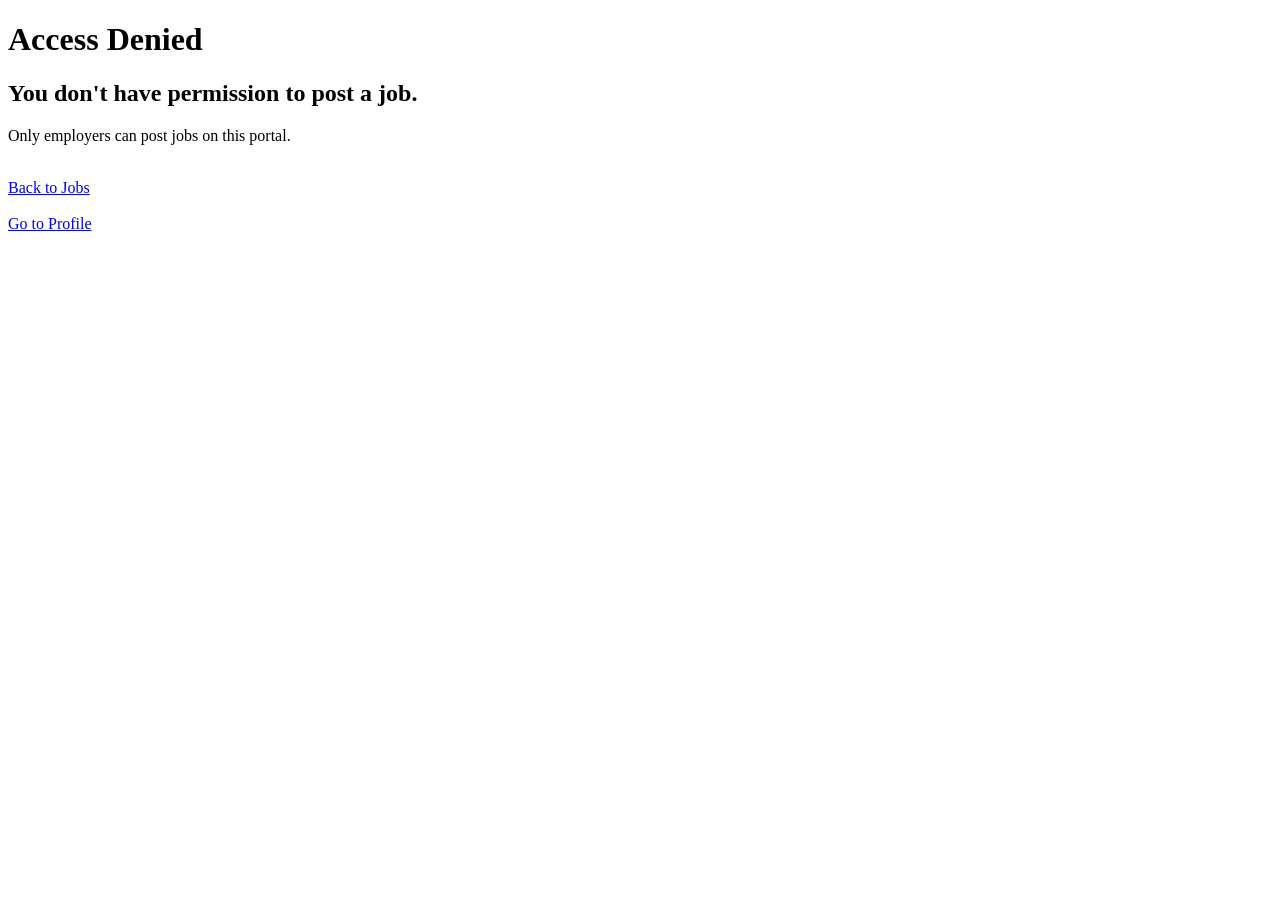
<file: src/main/resources/templates/access-denied.html>
<!DOCTYPE html>
<html xmlns:th="http://www.thymeleaf.org">

<head>
    <meta charset="UTF-8">
    <title>Access Denied</title>

    <link rel="stylesheet" th:href="@{/css/style.css}">
</head>

<body>

<div class="container">

    <h1>Access Denied</h1>

    <h2>You don't have permission to post a job.</h2>

    <p>
        Only employers can post jobs on this portal.
    </p>

    <br>

    <a href="/jobs">
        Back to Jobs
    </a>

    <br><br>

    <a href="/profile">
        Go to Profile
    </a>

</div>

</body>
</html>
</file>
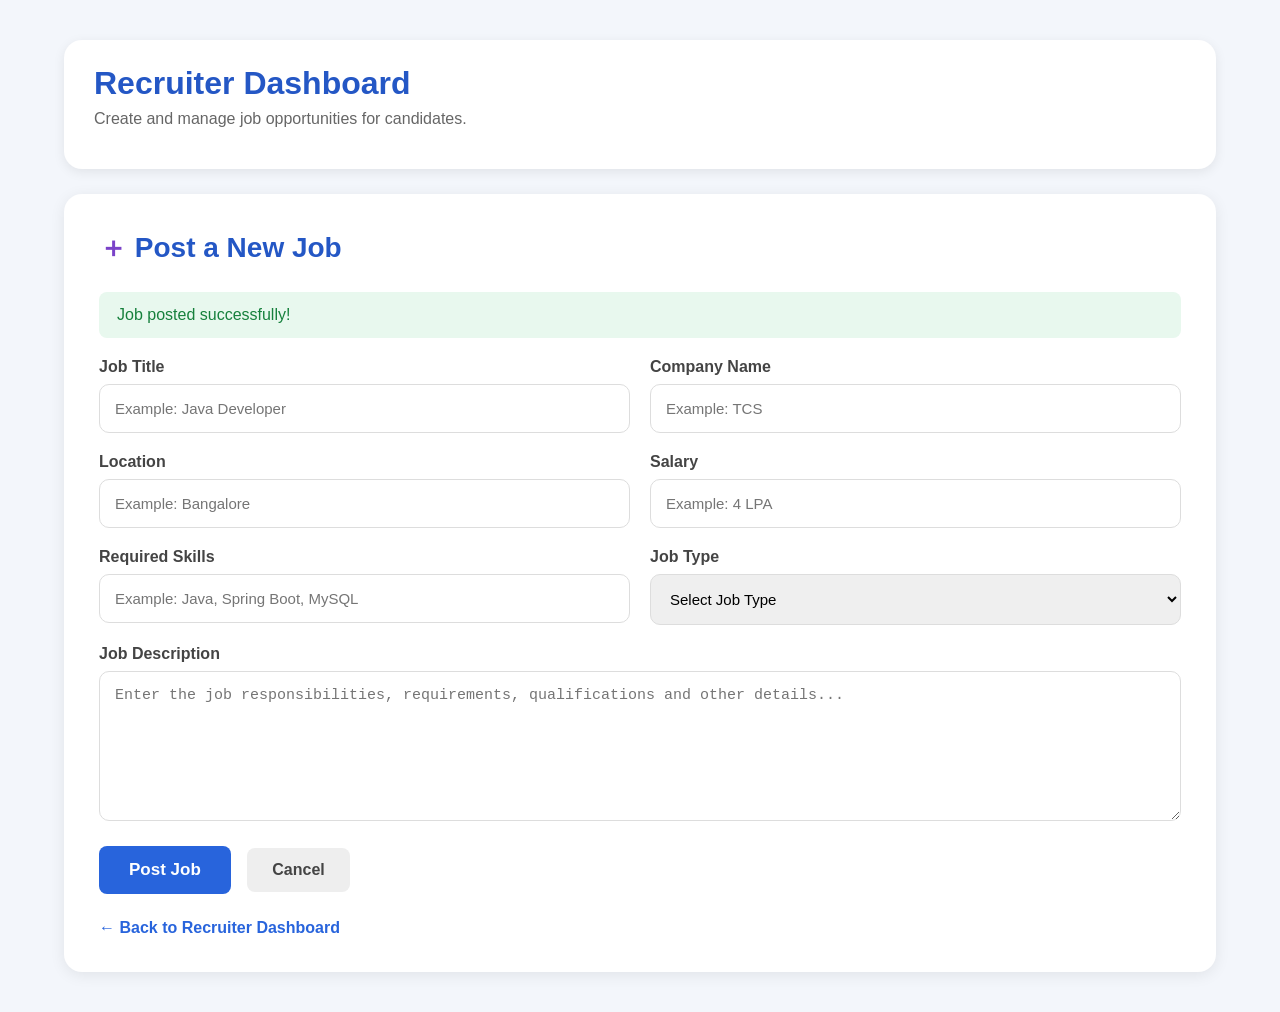
<file: src/main/resources/templates/add-job.html>
<!DOCTYPE html>
<html xmlns:th="http://www.thymeleaf.org">

<head>
    <meta charset="UTF-8">
    <title>Post a New Job - Recruiter</title>

    <link rel="stylesheet" th:href="@{/css/style.css}">

    <style>
        body {
            margin: 0;
            font-family: Arial, sans-serif;
            background: #f3f6fb;
            color: #333;
        }

        .page-container {
            width: 90%;
            max-width: 1200px;
            margin: 40px auto;
        }

        .page-header {
            background: white;
            padding: 25px 30px;
            border-radius: 18px;
            margin-bottom: 25px;
            box-shadow: 0 3px 12px rgba(0,0,0,0.08);
        }

        .page-header h1 {
            margin: 0;
            color: #2457c5;
            font-size: 32px;
        }

        .page-header p {
            margin-top: 8px;
            color: #666;
        }

        .job-card {
            background: white;
            padding: 35px;
            border-radius: 18px;
            box-shadow: 0 3px 15px rgba(0,0,0,0.08);
        }

        .job-card h2 {
            margin-top: 0;
            color: #2457c5;
            font-size: 28px;
            margin-bottom: 25px;
        }

        .job-card h2 span {
            color: #7a42c8;
        }

        .form-row {
            display: grid;
            grid-template-columns: 1fr 1fr;
            gap: 20px;
            margin-bottom: 20px;
        }

        .form-group {
            display: flex;
            flex-direction: column;
        }

        .form-group label {
            font-weight: bold;
            margin-bottom: 8px;
            color: #444;
        }

        .form-group input,
        .form-group select,
        .form-group textarea {
            width: 100%;
            box-sizing: border-box;
            padding: 15px;
            border: 1px solid #ddd;
            border-radius: 10px;
            font-size: 15px;
            outline: none;
        }

        .form-group input:focus,
        .form-group select:focus,
        .form-group textarea:focus {
            border-color: #2864dc;
        }

        .form-group textarea {
            min-height: 150px;
            resize: vertical;
        }

        .description {
            margin-bottom: 20px;
        }

        .button-area {
            margin-top: 25px;
        }

        .post-button {
            border: none;
            background: #2864dc;
            color: white;
            padding: 14px 30px;
            font-size: 17px;
            font-weight: bold;
            border-radius: 8px;
            cursor: pointer;
        }

        .post-button:hover {
            background: #174db7;
        }

        .cancel-button {
            display: inline-block;
            margin-left: 12px;
            padding: 13px 25px;
            border-radius: 8px;
            background: #eeeeee;
            color: #444;
            text-decoration: none;
            font-weight: bold;
        }

        .back-link {
            display: inline-block;
            margin-top: 25px;
            color: #2864dc;
            text-decoration: none;
            font-weight: bold;
        }

        .success-message {
            background: #e8f8ee;
            color: #16803c;
            padding: 14px 18px;
            border-radius: 8px;
            margin-bottom: 20px;
        }

        @media (max-width: 700px) {
            .page-container {
                width: 94%;
                margin: 20px auto;
            }

            .job-card {
                padding: 20px;
            }

            .form-row {
                grid-template-columns: 1fr;
                gap: 15px;
            }

            .page-header h1 {
                font-size: 25px;
            }

            .job-card h2 {
                font-size: 23px;
            }

            .cancel-button {
                margin-left: 0;
                margin-top: 10px;
            }
        }
    </style>
</head>

<body>

<div class="page-container">

    <div class="page-header">

        <h1>Recruiter Dashboard</h1>

        <p>
            Create and manage job opportunities for candidates.
        </p>

    </div>


    <div class="job-card">

        <h2>
            <span>＋</span> Post a New Job
        </h2>


        <p class="success-message"
           th:if="${param.success}">
            Job posted successfully!
        </p>


        <form th:action="@{/add-job}"
              th:object="${job}"
              method="post">

            <!-- CSRF -->

            <input type="hidden"
                   th:name="${_csrf.parameterName}"
                   th:value="${_csrf.token}">


            <!-- Job Title + Company -->

            <div class="form-row">

                <div class="form-group">

                    <label>Job Title</label>

                    <input type="text"
                           th:field="*{title}"
                           placeholder="Example: Java Developer"
                           required>

                </div>


                <div class="form-group">

                    <label>Company Name</label>

                    <input type="text"
                           th:field="*{company}"
                           placeholder="Example: TCS"
                           required>

                </div>

            </div>


            <!-- Location + Salary -->

            <div class="form-row">

                <div class="form-group">

                    <label>Location</label>

                    <input type="text"
                           th:field="*{location}"
                           placeholder="Example: Bangalore"
                           required>

                </div>


                <div class="form-group">

                    <label>Salary</label>

                    <input type="text"
                           th:field="*{salary}"
                           placeholder="Example: 4 LPA"
                           required>

                </div>

            </div>


            <!-- Skills + Job Type -->

            <div class="form-row">

                <div class="form-group">

                    <label>Required Skills</label>

                    <input type="text"
                           th:field="*{skills}"
                           placeholder="Example: Java, Spring Boot, MySQL"
                           required>

                </div>


                <div class="form-group">

                    <label>Job Type</label>

                    <select th:field="*{jobType}" required>

                        <option value="">
                            Select Job Type
                        </option>

                        <option value="Full Time">
                            Full Time
                        </option>

                        <option value="Part Time">
                            Part Time
                        </option>

                        <option value="Internship">
                            Internship
                        </option>

                        <option value="Contract">
                            Contract
                        </option>

                        <option value="Work From Home">
                            Work From Home
                        </option>

                    </select>

                </div>

            </div>


            <!-- Description -->

            <div class="form-group description">

                <label>Job Description</label>

                <textarea th:field="*{description}"
                          placeholder="Enter the job responsibilities, requirements, qualifications and other details..."
                          required></textarea>

            </div>


            <!-- Buttons -->

            <div class="button-area">

                <button type="submit"
                        class="post-button">
                    Post Job
                </button>

                <a href="/recruiter-dashboard"
                   class="cancel-button">
                    Cancel
                </a>

            </div>

        </form>


        <a href="/recruiter-dashboard"
           class="back-link">
            ← Back to Recruiter Dashboard
        </a>

    </div>

</div>

</body>
</html>
</file>
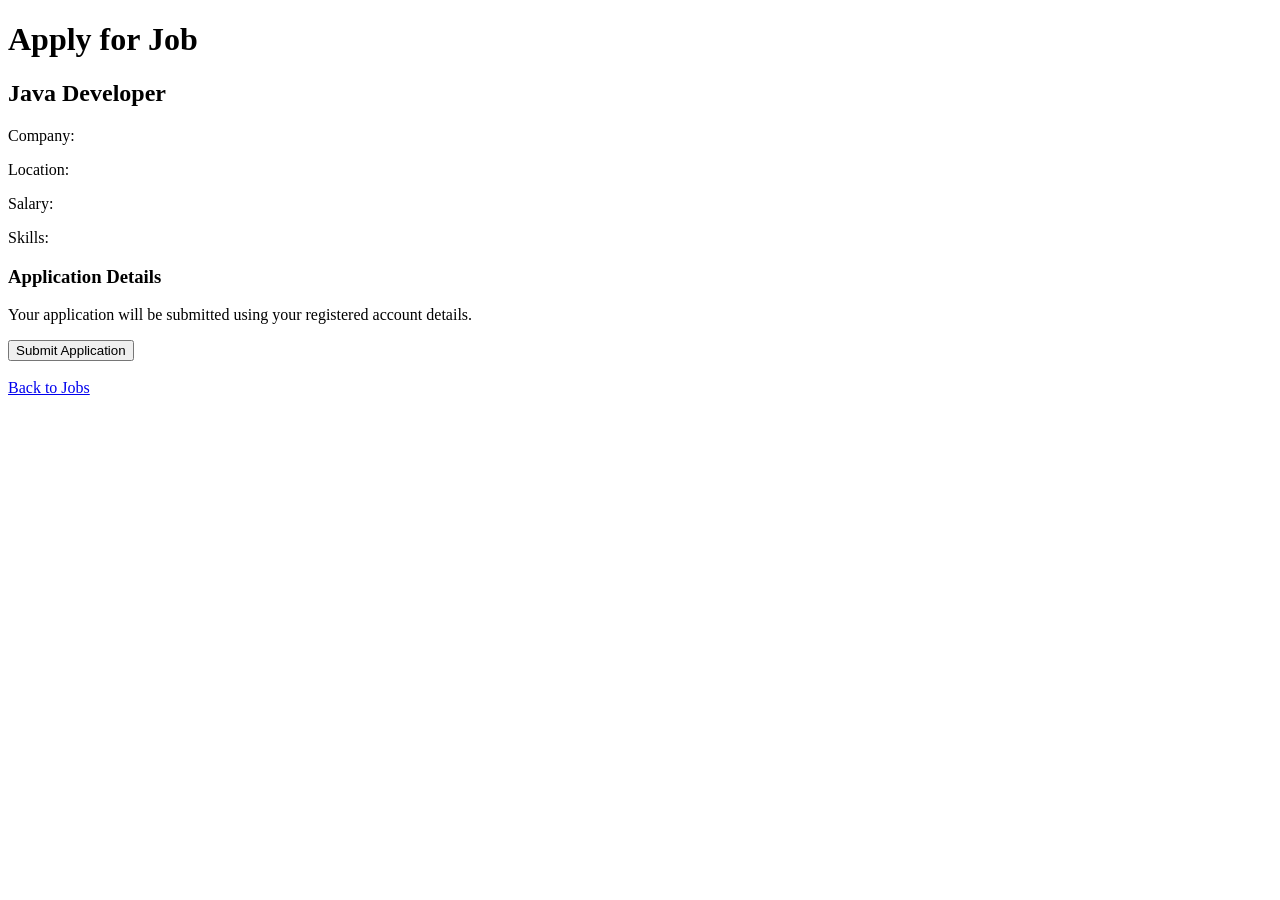
<file: src/main/resources/templates/apply.html>
<!DOCTYPE html>
<html xmlns:th="http://www.thymeleaf.org">

<head>

    <meta charset="UTF-8">

    <title>Apply for Job</title>

    <link rel="stylesheet" th:href="@{/css/style.css}">

</head>

<body>

<div class="form-container">

    <h1>Apply for Job</h1>

    <h2 th:text="${job.title}">
        Java Developer
    </h2>

    <p>
        Company:
        <b th:text="${job.company}"></b>
    </p>

    <p>
        Location:
        <b th:text="${job.location}"></b>
    </p>

    <p>
        Salary:
        <b th:text="${job.salary}"></b>
    </p>

    <p>
        Skills:
        <b th:text="${job.skills}"></b>
    </p>

    <form th:action="@{/apply}" method="post">

        <!-- CSRF Protection -->
        <input type="hidden"
               th:name="${_csrf.parameterName}"
               th:value="${_csrf.token}">

        <!-- Job information -->
        <input type="hidden"
               name="jobId"
               th:value="${job.id}">

        <input type="hidden"
               name="jobTitle"
               th:value="${job.title}">

        <h3>Application Details</h3>

        <p>
            Your application will be submitted using your
            registered account details.
        </p>

        <button type="submit" class="btn">
            Submit Application
        </button>

    </form>

    <br>

    <a href="/jobs">
        Back to Jobs
    </a>

</div>

</body>

</html>
</file>
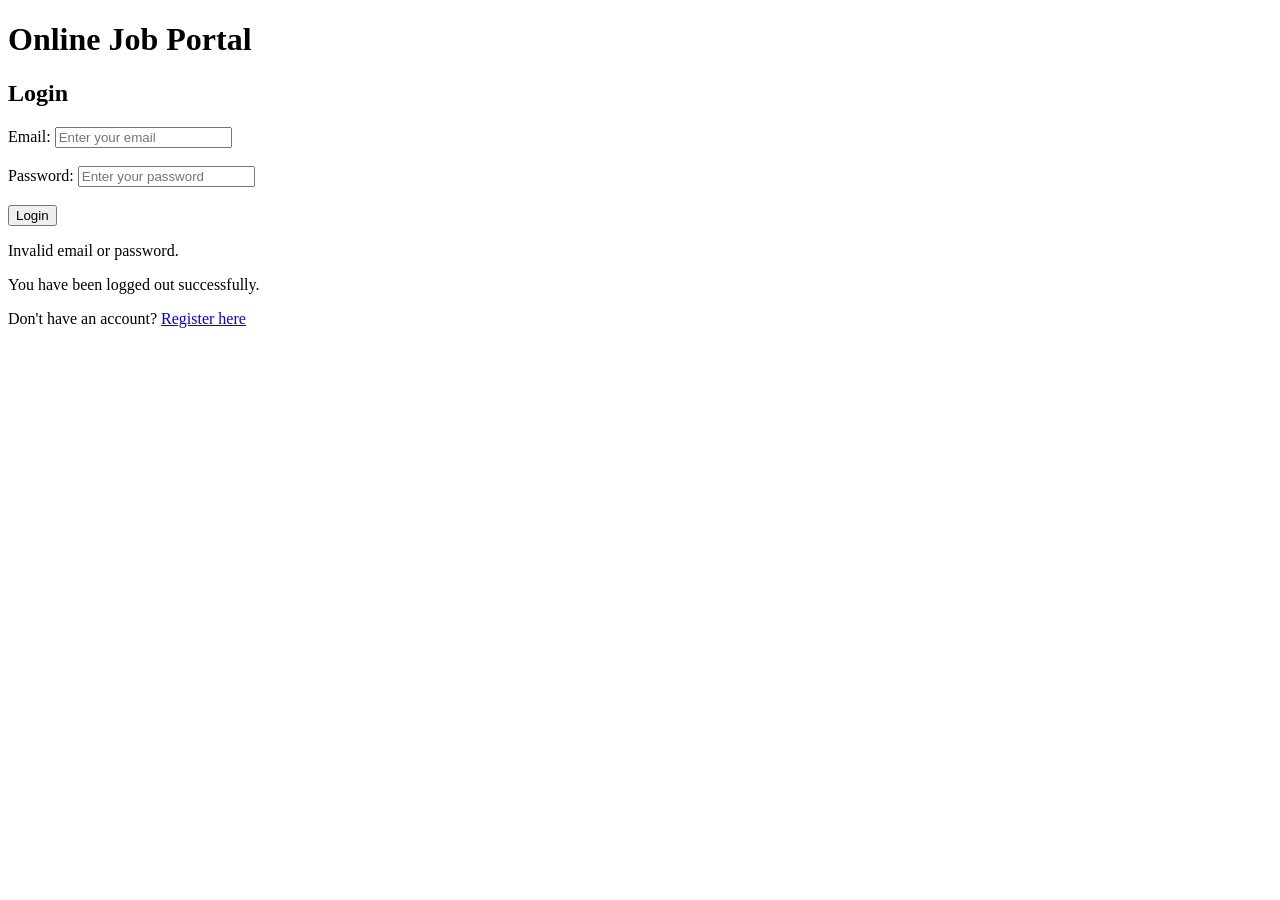
<file: src/main/resources/templates/login.html>
<!DOCTYPE html>
<html xmlns:th="http://www.thymeleaf.org">

<head>
    <meta charset="UTF-8">
    <title>Login - Online Job Portal</title>

    <link rel="stylesheet" th:href="@{/css/style.css}">
</head>

<body>

<div class="container">

    <h1>Online Job Portal</h1>

    <h2>Login</h2>

    <form th:action="@{/login}" method="post">

        <label>Email:</label>
        <input type="email"
               name="username"
               placeholder="Enter your email"
               required>

        <br><br>

        <label>Password:</label>
        <input type="password"
               name="password"
               placeholder="Enter your password"
               required>

        <br><br>

        <button type="submit">Login</button>

    </form>

    <p th:if="${param.error}">
        Invalid email or password.
    </p>

    <p th:if="${param.logout}">
        You have been logged out successfully.
    </p>

    <p>
        Don't have an account?
        <a href="/register">Register here</a>
    </p>

</div>

</body>
</html>
</file>
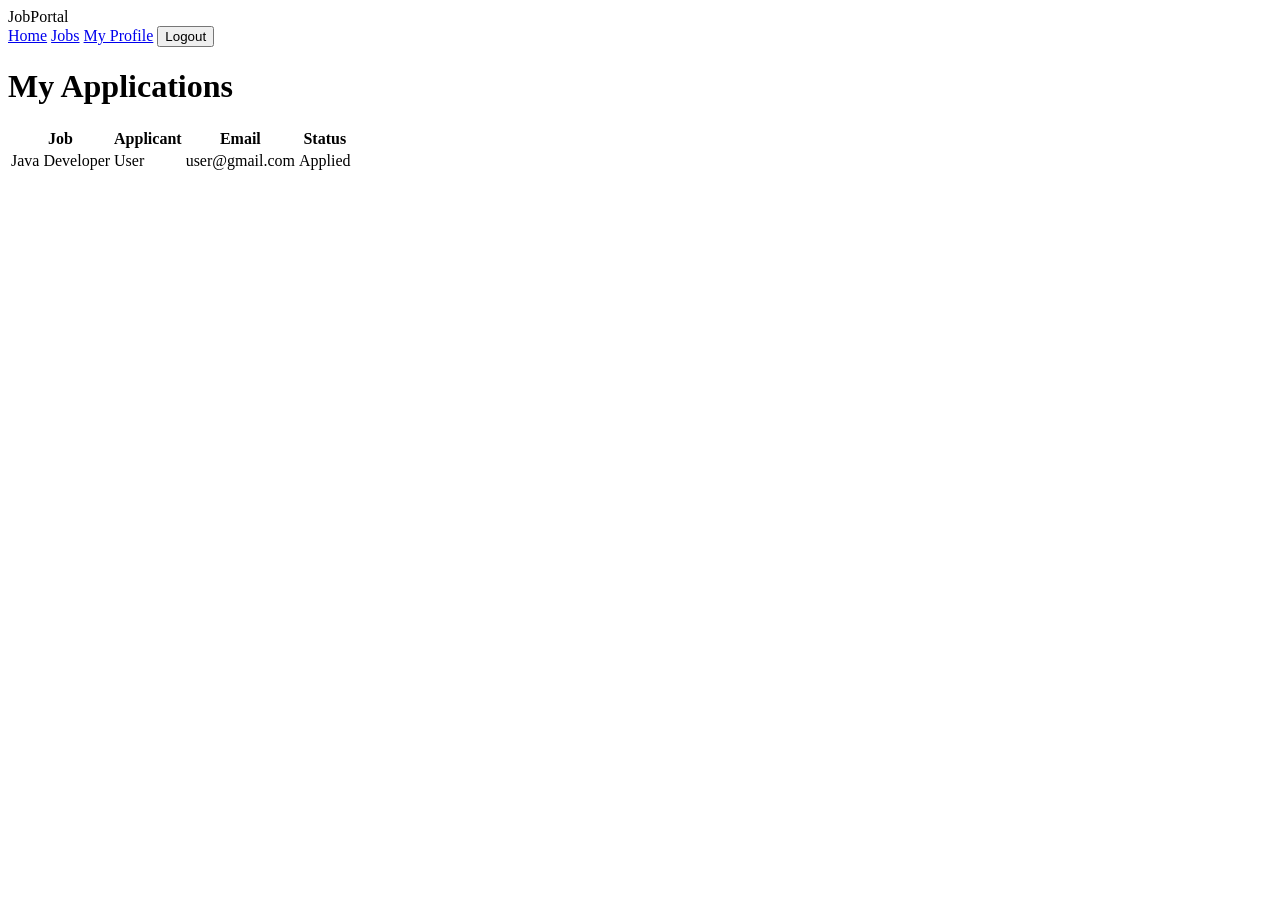
<file: src/main/resources/templates/my-applications.html>
<!DOCTYPE html>
<html xmlns:th="http://www.thymeleaf.org">

<head>

    <meta charset="UTF-8">

    <title>My Applications</title>

    <link rel="stylesheet" th:href="@{/css/style.css}">

</head>

<body>

<nav class="navbar">

    <div class="logo">
        JobPortal
    </div>

    <div>

        <a href="/">Home</a>

        <a href="/jobs">Jobs</a>

        <a href="/profile">My Profile</a>

        <form th:action="@{/logout}"
              method="post"
              style="display:inline;">

            <input type="hidden"
                   th:name="${_csrf.parameterName}"
                   th:value="${_csrf.token}">

            <button type="submit">
                Logout
            </button>

        </form>

    </div>

</nav>

<div class="container">

    <h1>My Applications</h1>

    <table>

        <thead>

        <tr>
            <th>Job</th>
            <th>Applicant</th>
            <th>Email</th>
            <th>Status</th>
        </tr>

        </thead>

        <tbody>

        <tr th:each="app: ${applications}">

            <td th:text="${app.jobTitle}">
                Java Developer
            </td>

            <td th:text="${app.applicantName}">
                User
            </td>

            <td th:text="${app.applicantEmail}">
                user@gmail.com
            </td>

            <td th:text="${app.status}">
                Applied
            </td>

        </tr>

        </tbody>

    </table>

</div>

</body>

</html>
</file>
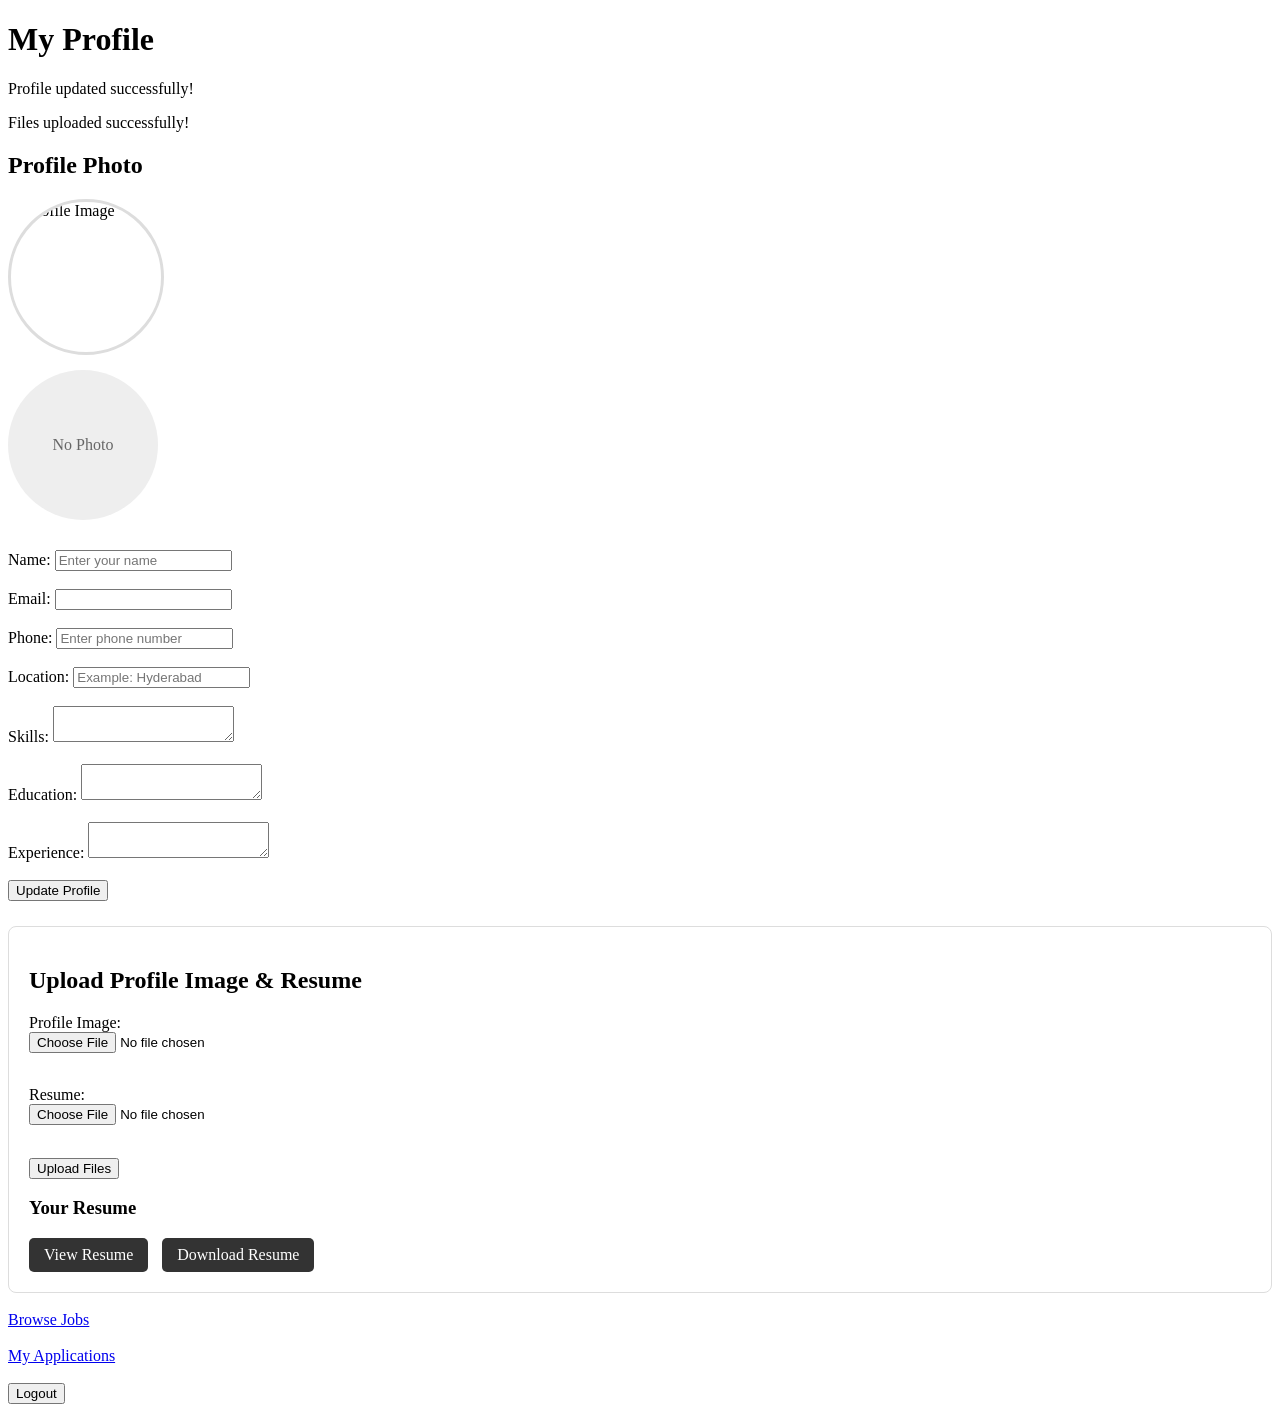
<file: src/main/resources/templates/profile.html>
<!DOCTYPE html>
<html xmlns:th="http://www.thymeleaf.org">

<head>
    <meta charset="UTF-8">

    <title>My Profile - Online Job Portal</title>

    <link rel="stylesheet" th:href="@{/css/style.css}">

    <style>

        .profile-section {
            margin-bottom: 30px;
        }

        .profile-image {
            width: 150px;
            height: 150px;
            object-fit: cover;
            border-radius: 50%;
            border: 3px solid #ddd;
            display: block;
            margin-bottom: 15px;
        }

        .no-image {
            width: 150px;
            height: 150px;
            border-radius: 50%;
            background: #eee;
            display: flex;
            align-items: center;
            justify-content: center;
            margin-bottom: 15px;
            color: #666;
        }

        .upload-section {
            padding: 20px;
            border: 1px solid #ddd;
            border-radius: 8px;
            margin-top: 25px;
        }

        .upload-section input {
            margin-bottom: 15px;
        }

        .resume-buttons {
            margin-top: 15px;
        }

        .resume-buttons a {
            display: inline-block;
            padding: 8px 15px;
            margin-right: 10px;
            text-decoration: none;
            border-radius: 5px;
            background: #333;
            color: white;
        }

    </style>

</head>

<body>

<div class="container">

    <h1>My Profile</h1>


    <!-- SUCCESS MESSAGE -->

    <p th:if="${param.success}">
        Profile updated successfully!
    </p>

    <p th:if="${param.uploadSuccess}">
        Files uploaded successfully!
    </p>


    <!-- ========================= -->
    <!-- PROFILE IMAGE -->
    <!-- ========================= -->

    <div class="profile-section">

        <h2>Profile Photo</h2>

        <!-- Show uploaded image -->

        <div th:if="${user.profileImage != null and !user.profileImage.isEmpty()}">

            <img th:src="@{/profile/image}"
                 alt="Profile Image"
                 class="profile-image">

        </div>


        <!-- Show placeholder when image doesn't exist -->

        <div th:unless="${user.profileImage != null and !user.profileImage.isEmpty()}"
             class="no-image">

            No Photo

        </div>

    </div>


    <!-- ========================= -->
    <!-- PROFILE DETAILS -->
    <!-- ========================= -->

    <form th:action="@{/profile/update}"
          th:object="${user}"
          method="post">

        <!-- CSRF Protection -->

        <input type="hidden"
               th:name="${_csrf.parameterName}"
               th:value="${_csrf.token}">


        <label>Name:</label>

        <input type="text"
               th:field="*{name}"
               placeholder="Enter your name"
               required>

        <br><br>


        <label>Email:</label>

        <input type="email"
               th:field="*{email}"
               readonly>

        <br><br>


        <label>Phone:</label>

        <input type="text"
               th:field="*{phone}"
               placeholder="Enter phone number">

        <br><br>


        <label>Location:</label>

        <input type="text"
               th:field="*{location}"
               placeholder="Example: Hyderabad">

        <br><br>


        <label>Skills:</label>

        <textarea th:field="*{skills}"
                  placeholder="Example: Java, Python, SQL, Spring Boot">
        </textarea>

        <br><br>


        <label>Education:</label>

        <textarea th:field="*{education}"
                  placeholder="Example: B.Tech CSE - 2026">
        </textarea>

        <br><br>


        <label>Experience:</label>

        <textarea th:field="*{experience}"
                  placeholder="Example: Fresher / 1 year experience">
        </textarea>

        <br><br>


        <button type="submit">
            Update Profile
        </button>

    </form>


    <!-- ========================= -->
    <!-- UPLOAD IMAGE + RESUME -->
    <!-- ========================= -->

    <div class="upload-section">

        <h2>Upload Profile Image & Resume</h2>


        <form th:action="@{/profile/upload}"
              method="post"
              enctype="multipart/form-data">

            <!-- CSRF Protection -->

            <input type="hidden"
                   th:name="${_csrf.parameterName}"
                   th:value="${_csrf.token}">


            <!-- PROFILE IMAGE -->

            <label>Profile Image:</label>

            <br>

            <input type="file"
                   name="profileImage"
                   accept="image/*">

            <br><br>


            <!-- RESUME -->

            <label>Resume:</label>

            <br>

            <input type="file"
                   name="resume"
                   accept=".pdf">

            <br><br>


            <button type="submit">
                Upload Files
            </button>

        </form>


        <!-- ========================= -->
        <!-- RESUME OPTIONS -->
        <!-- ========================= -->

        <div th:if="${user.resume != null and !user.resume.isEmpty()}"
             class="resume-buttons">

            <h3>Your Resume</h3>

            <!-- View Resume -->

            <a href="/profile/resume"
               target="_blank">
                View Resume
            </a>


            <!-- Download Resume -->

            <a href="/profile/resume/download">
                Download Resume
            </a>

        </div>

    </div>


    <br>


    <!-- JOBS -->

    <a href="/jobs">
        Browse Jobs
    </a>

    <br><br>


    <!-- APPLICATIONS -->

    <a href="/my-applications">
        My Applications
    </a>

    <br><br>


    <!-- LOGOUT -->

    <form th:action="@{/logout}"
          method="post">

        <input type="hidden"
               th:name="${_csrf.parameterName}"
               th:value="${_csrf.token}">

        <button type="submit">
            Logout
        </button>

    </form>

</div>

</body>

</html>
</file>
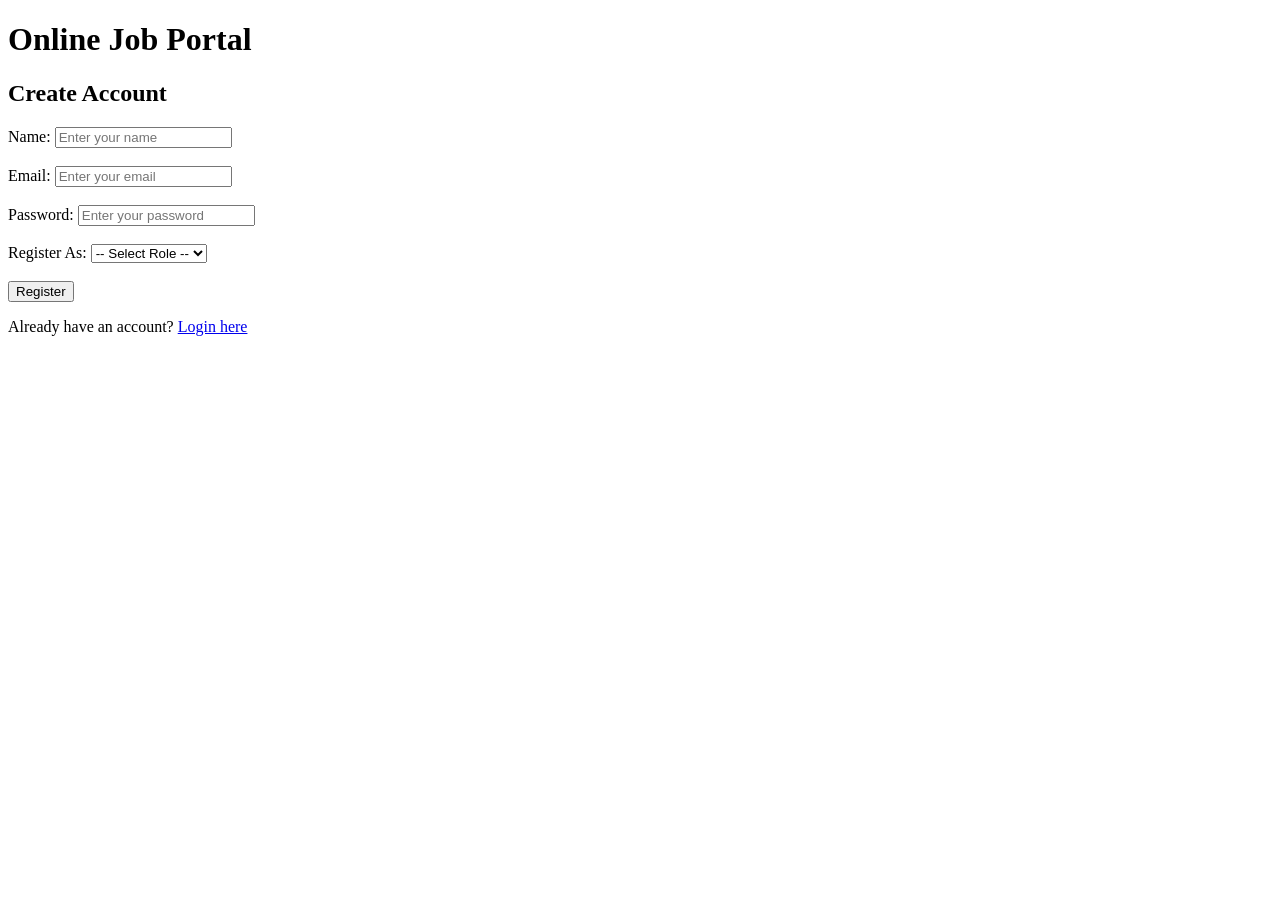
<file: src/main/resources/templates/register.html>
<!DOCTYPE html>
<html xmlns:th="http://www.thymeleaf.org">

<head>
    <meta charset="UTF-8">
    <title>Register - Online Job Portal</title>

    <link rel="stylesheet" th:href="@{/css/style.css}">
</head>

<body>

<div class="container">

    <h1>Online Job Portal</h1>

    <h2>Create Account</h2>

    <form th:action="@{/register}"
          th:object="${user}"
          method="post">

        <!-- Name -->
        <label>Name:</label>

        <input type="text"
               th:field="*{name}"
               placeholder="Enter your name"
               required>

        <br><br>


        <!-- Email -->
        <label>Email:</label>

        <input type="email"
               th:field="*{email}"
               placeholder="Enter your email"
               required>

        <br><br>


        <!-- Password -->
        <label>Password:</label>

        <input type="password"
               th:field="*{password}"
               placeholder="Enter your password"
               required>

        <br><br>


        <!-- Role -->
        <label>Register As:</label>

        <select th:field="*{role}" required>

            <option value="">
                -- Select Role --
            </option>

            <option value="JOB_SEEKER">
                Job Seeker
            </option>

            <option value="RECRUITER">
                Recruiter
            </option>

        </select>

        <br><br>


        <!-- Register button -->
        <button type="submit">
            Register
        </button>

    </form>


    <p>
        Already have an account?

        <a href="/login">
            Login here
        </a>
    </p>

</div>

</body>
</html>
</file>
